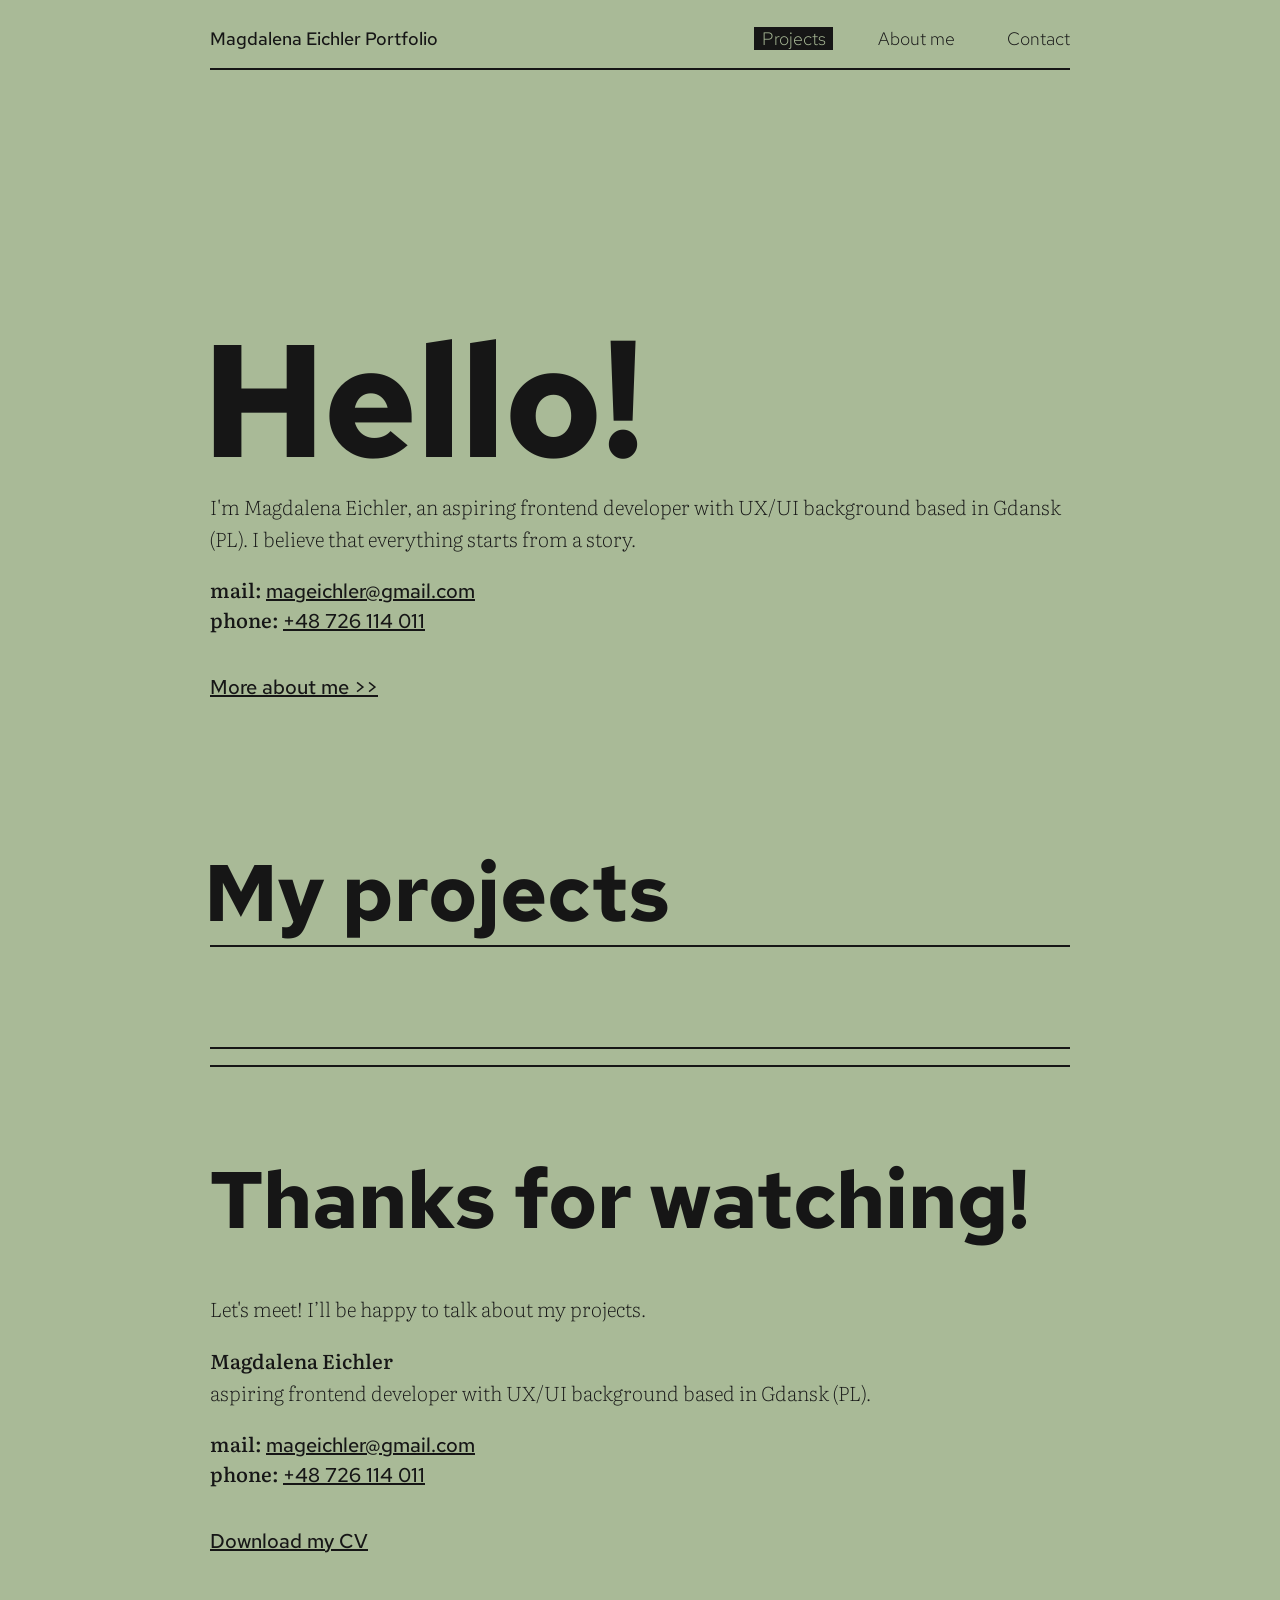
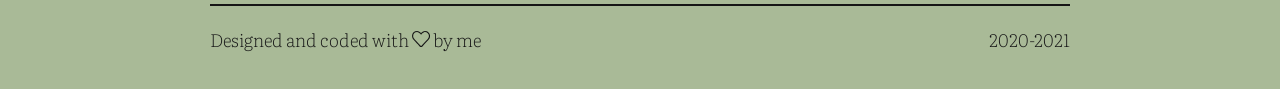
<file: index.html>
<!doctype html>
<html lang="en">
  <head>
    <meta charset="utf-8">
    <meta name="viewport" content="width=device-width, initial-scale=1, shrink-to-fit=no">
    <meta name="description" content="Hello! I'm Magdalena Eichler, a UX designer based in Gdansk (PL). I believe that everything starts from a story.">
    <meta name="author" content="Magdalena Eichler">
    <title>Magdalena Eichler</title>

    <!-- Favicons -->
    <link rel="icon" href="img/fav.svg">

    <!-- Green CSS -->
    <link href="css/green.css" rel="stylesheet">
    <link rel="preconnect" href="https://fonts.gstatic.com">
    <link
      href="https://fonts.googleapis.com/css2?family=Literata:ital,wght@0,200;0,500;0,700;1,200;1,500;1,700&family=Red+Hat+Text:wght@400;500;700&display=swap"
      rel="stylesheet">

  </head>

  <body>

    <nav>
      <div class="container">
        <div class="logo">
          Magdalena Eichler Portfolio
        </div>
        <div class="nav-links">
          <a href="/" class="nav-link-active">Projects</a>
          <a href="about-me/">About me</a>
          <a href="#contact">Contact</a>
        </div>
      </div>
    </nav>
    <main role="main">
      <div class="container">
        <section class="intro">
          <h1>Hello!</h1>
          <p>
            I'm Magdalena Eichler, an aspiring frontend developer with UX/UI background based in Gdansk (PL). I believe that everything starts from a story.
          </p>
          <address>
            <span class="font-bolder">mail:</span> <a href="mailto:mageichler@gmail.com">mageichler@gmail.com</a>
            <br />
            <span class="font-bolder">phone:</span> <a href="tel:+48-726-114-011">+48 726 114 011</a>
          </address>
          <a href="about-me/" class="link-button go">More about me</a>
        </section>
        <section class="projects">
          <h2>My projects</h2>
          <div class="divider"></div>
        </section>
      </div>
    </main>
    <footer>
      <div class="container">
        <div class="divider double"></div>
        <section class="thanks">
          <h3>Thanks for watching!</h3>
          <p>Let's meet! I’ll be happy to talk about my projects.</p>
          <p>
            <span class="font-bolder">Magdalena Eichler</span> <br />
            aspiring frontend developer with UX/UI background based in Gdansk (PL).
          </p>
          <address>
            <span class="font-bolder">mail:</span> <a href="mailto:mageichler@gmail.com">mageichler@gmail.com</a>
            <br />
            <span class="font-bolder">phone:</span> <a href="tel:+48-726-114-011">+48 726 114 011</a>
          </address>
          <a href="res/cv.pdf" target="_blank" class="link-button download">Download my CV</a>
        </section>
        <div class="divider"></div>
        <section class="page-author">
          <div class="design">
            Designed and coded with
            <svg xmlns="http://www.w3.org/2000/svg" xmlns:xlink="http://www.w3.org/1999/xlink" aria-hidden="true"
              focusable="false" width="1.02em" height="1em"
              style="vertical-align: -0.062em;-ms-transform: rotate(360deg); -webkit-transform: rotate(360deg); transform: rotate(360deg);"
              preserveAspectRatio="xMidYMid meet" viewBox="0 -48 1040 1024">
              <path
                d="M288 66q73 0 180 106l46 45l45-46q15-16 31.5-30t32.5-26t31.5-21T684 78.5t27.5-9.5t24.5-3q89 0 157 68q69 69 69 166t-69 167q-5 4-359 387q-5 5-11 6.5t-10 1.5q-12 0-21-8q-324-360-359-395q-8-8-15.5-17.5t-14-19t-12-19.5t-10-20.5T74 361t-5.5-22t-3.5-23t-1-23q0-98 69-167q32-31 70-45.5T288 66zm0-64q-59 0-109 19T88 81q-43 43-65.5 99T0 292.5T22.5 405T88 504q9 9 49.5 53.5t91 100.5t100 111t83.5 92l34 37q27 28 66.5 28t67.5-28q354-383 358-386q88-88 88-212T938 89q-44-44-93.5-65.5T736 2q-53 0-111.5 35T513 126Q387 2 288 2z"
                fill="var(--dark)" />
              <rect x="0" y="-48" width="1040" height="1024" fill="rgba(0, 0, 0, 0)" />
            </svg>
            by me
          </div>
          <div class="date">
            2020-2021
          </div>
        </section>
      </div>
    </footer>
</html>
</file>
<file: css/green.css>
:root {
    --dark: #161616;
    --dark-hover: rgba(22,22,22,0.15);
    --light: #F5FAF0;
    --color: #A9BA97;
    --font-serif: "Literata", "Helvetica Neue", serif;
    --font-sans-serif: "Red Hat Text", "Helvetica Neue", Arial, "Noto Sans", sans-serif;
    --font-size-small: 0.9em;
    --font-weight-text: 200;
    --font-weight-bolder: 500;
    --font-weight-bold: 700;
    --border: 2px solid var(--dark);
    --transition: ease-in-out all 0.12s;
}

* {
    box-sizing: border-box;
}

html {
    font-size: 20px;
}

@media(max-width: 640px) {
    html {
        font-size: 16px;
    }
}

html, body {
    margin: 0;
    padding: 0;
}

body {
    background: var(--color);
    color: var(--dark);
    font-family: var(--font-serif);
    font-weight: var(--font-weight-text);
}

/* Headers */

h1, h2, h3, h4 {
    font-family: var(--font-sans-serif);
    font-weight: var(--font-weight-bold);
    margin: 0;
    padding: 0;
}

h1 {
    font-size: 8rem;
    margin-top: 12rem;
    margin-left: -7px;
    letter-spacing: -2px;
    line-height: 9rem;
}

h2 {
    font-size: 4rem;
    margin-top: 6rem;
    padding-bottom: 0.5rem;
    margin-left: -6px;
}

h3 {
    font-size: 4rem;
    margin-bottom: 2rem;;
}

h4 {
    font-size: 2.5rem;
}

h5 {
    margin-top: 2rem;
}

h5:first-of-type {
    margin-top: 0;
}

/* Text */

p {
    line-height: 1.6;
    margin: 0 0 1em 0;
}

address {
    font-style: normal;
}

li {
    font-size: 1.25em;
    line-height: 1.5;
    font-family: var(--font-serif);
}

.font-bolder {
    font-weight: var(--font-weight-bolder);
}

/* Interactives */

a, a:visited {
    display: inline-block;
    font-weight: var(--font-weight-bolder);
    text-decoration: underline;
    color: var(--dark);
    font-family: var(--font-sans-serif);
    padding: 0 0.4em;
    margin: 0 -0.4em;
}

a:focus, a:hover, a:active {
    background: var(--dark);
    color: var(--color);
    transition: var(--transition);
}

a:has(svg):focus, a:has(svg):hover, a:has(svg):active {
    background: none;
}

.link-button {
    margin-top: 2em;
    margin-bottom: 1em;
}

.go::after {
    content: " >>"
}

/* Decorations */

.divider {
    width: 100%;
    border-bottom: var(--border);
    margin: -0.5em 0 1em;
}

.double {
    height: 1em;
    border-top: var(--border);
    margin: 4em 0;
}

/* Main layout */

.container {
    width: 860px;
    margin: 0 auto;
    display: flex;
}

@media(max-width: 900px) {
    .container {
        width: calc(100% - 4em);
        margin: 0 2em;
    }
}

/* Navigation bar */

nav .container {
    padding: 1.5em 0 1em;
    border-bottom: var(--border);
    align-items: flex-end;
    font-size: var(--font-size-small);
}

.logo {
    font-family: var(--font-sans-serif);
    font-weight: var(--font-weight-bolder);
}

.nav-links {
    flex-grow: 99;
    display: flex;
    justify-content: flex-end;
}

.nav-links a {
    display: inline-block;
    margin-left: 2.5em;
    font-weight: var(--font-weight-text);
    text-decoration: none;
}

.nav-link-active {
    background: var(--dark);
    color: var(--color);
}

/* Main */

main .container {
    flex-direction: column;
}

/* Footer */

footer .container {
    flex-direction: column;
}

footer section {
    margin-bottom: 2em;
}

.page-author {
    font-size: var(--font-size-small);
    display: flex;
}

.design {
    flex-grow: 99;
}





.project {
    padding-top: 2.5rem;
    padding-bottom: 2.5rem;
    margin-top: 0.5rem;
    margin-bottom: 1rem;
}

.tags {
    color: var(--dark);
    font-weight: 500;
    display: inline-block;
    margin-bottom: 1rem;
    font-family: var(--font-sans-serif);
    background: var(--light);
    padding: 4px 16px;
    opacity: 0.5;
    font-size: 0.8rem;
}

/* Subpages */

.small-nav {
    padding-top: 2.5rem;
    font-size: 1rem;
}

.subpage h1 {
    margin-bottom: 3rem;
    font-size: 5rem;
    line-height: 5.5rem;
}

.subpage h4 {
    margin-top: 3rem;
}
</file>
